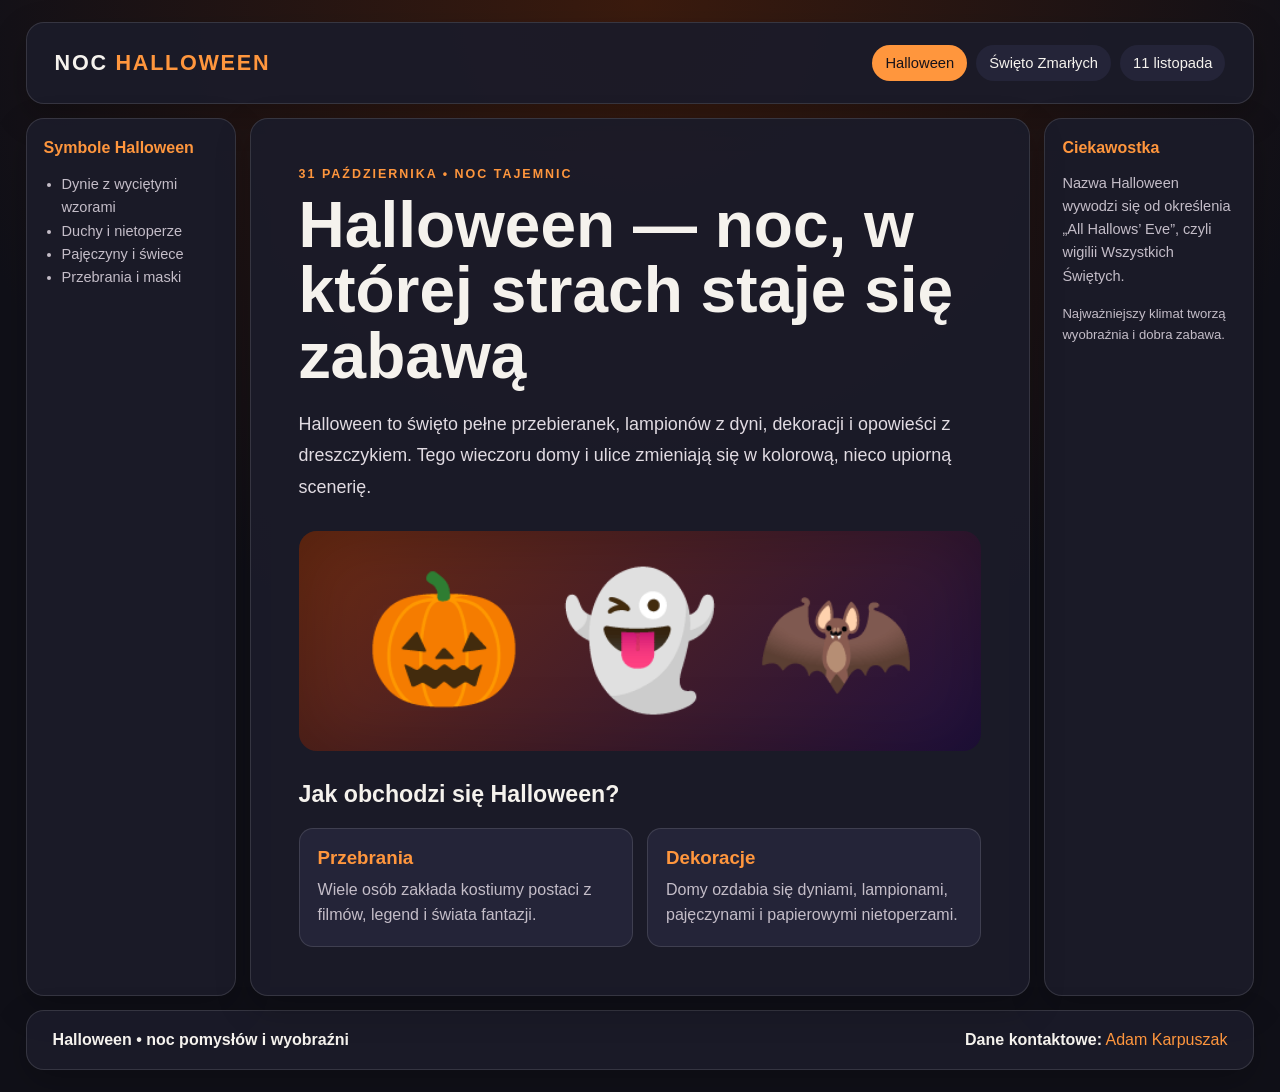
<file: index.html>
<!DOCTYPE html>
<html lang="pl">
<head>
  <meta charset="UTF-8">
  <meta name="viewport" content="width=device-width, initial-scale=1.0">
  <title>Halloween</title>
  <link rel="stylesheet" href="style.css">
  <style>
    :root { --accent:#ff963d; --glow:#3b1b0e; --art1:#6c2b12; --art2:#21113f; }
  </style>
</head>
<body>
<div class="site">
  <header>
    <div class="brand">Noc <span>Halloween</span></div>
    <nav aria-label="Menu główne">
      <a href="halloween.html" class="active">Halloween</a>
      <a href="swieto-zmarlych.html" >Święto Zmarłych</a>
      <a href="11-listopada.html" >11 listopada</a>
    </nav>
  </header>
  <aside class="left">
    <h3>Symbole Halloween</h3>
    <ul><li>Dynie z wyciętymi wzorami</li><li>Duchy i nietoperze</li><li>Pajęczyny i świece</li><li>Przebrania i maski</li></ul>
  </aside>
  <main>
    <div class="eyebrow">31 października • noc tajemnic</div>
    <h1>Halloween — noc, w której strach staje się zabawą</h1>
    <p class="lead">Halloween to święto pełne przebieranek, lampionów z dyni, dekoracji i opowieści z dreszczykiem. Tego wieczoru domy i ulice zmieniają się w kolorową, nieco upiorną scenerię.</p>
    <div class="hero-art" role="img" aria-label="Tematyczna ilustracja: Halloween">🎃 👻 🦇</div>
    <h2>Jak obchodzi się Halloween?</h2>
    <div class="cards">
      <article class="card"><h3>Przebrania</h3><p>Wiele osób zakłada kostiumy postaci z filmów, legend i świata fantazji.</p></article>
      <article class="card"><h3>Dekoracje</h3><p>Domy ozdabia się dyniami, lampionami, pajęczynami i papierowymi nietoperzami.</p></article>
    </div>
  </main>
  <aside class="right">
    <h3>Ciekawostka</h3>
    <p>Nazwa Halloween wywodzi się od określenia „All Hallows’ Eve”, czyli wigilii Wszystkich Świętych.</p><p class='small-note'>Najważniejszy klimat tworzą wyobraźnia i dobra zabawa.</p>
  </aside>
  <footer>
    <div><strong>Halloween • noc pomysłów i wyobraźni</strong></div>
    <div><strong>Dane kontaktowe:</strong> <span class="contact">Adam Karpuszak</span></div>
  </footer>
</div>
</body>
</html>
</file>
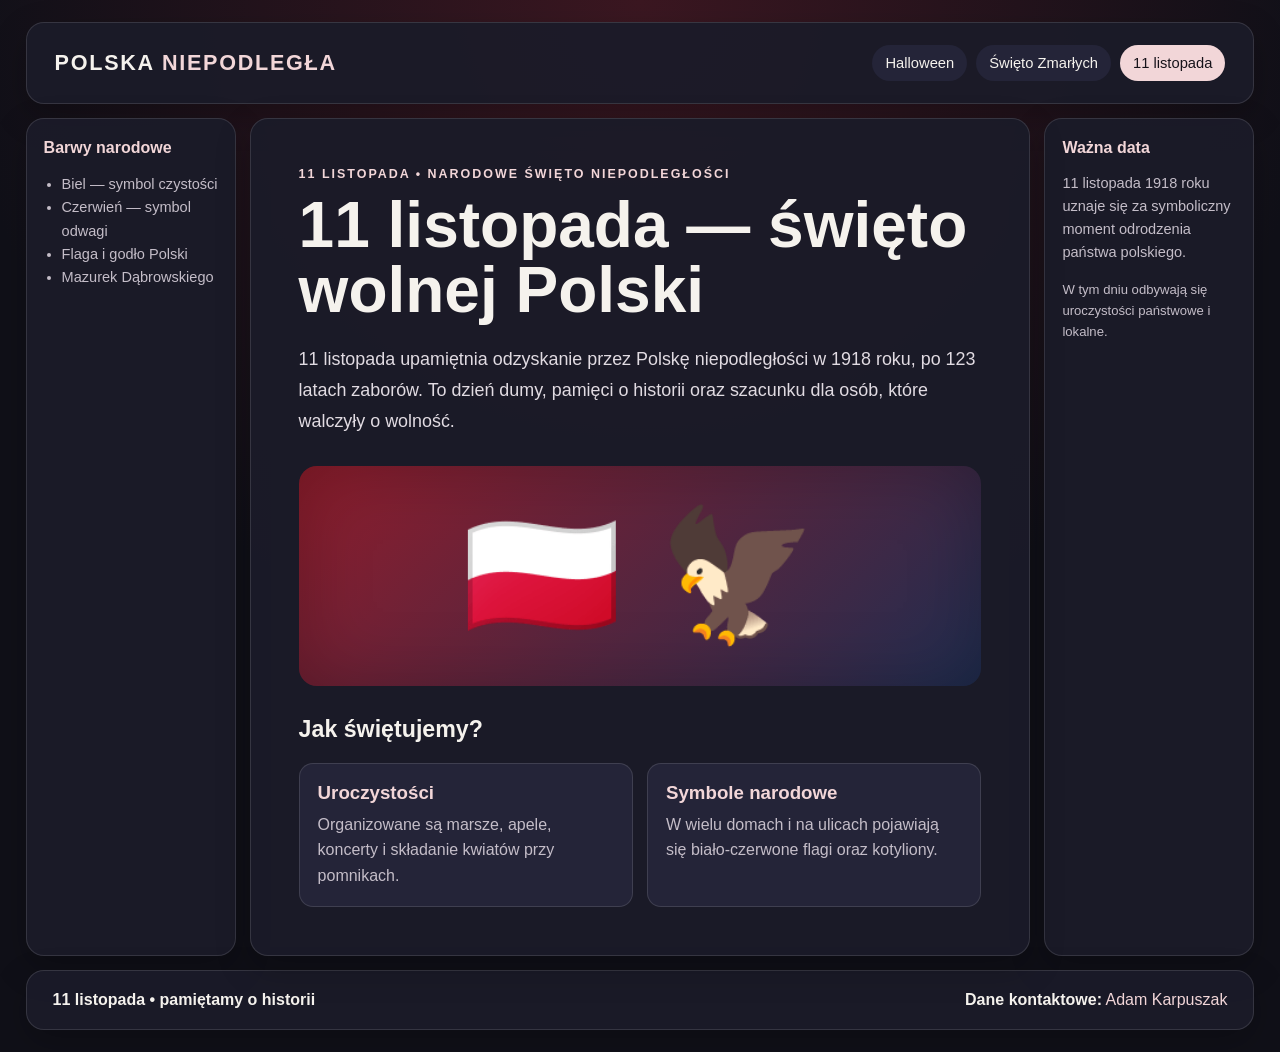
<file: 11-listopada.html>
<!DOCTYPE html>
<html lang="pl">
<head>
  <meta charset="UTF-8">
  <meta name="viewport" content="width=device-width, initial-scale=1.0">
  <title>11 listopada</title>
  <link rel="stylesheet" href="style.css">
  <style>
    :root { --accent:#f2d6d8; --glow:#3b1721; --art1:#8f1d2c; --art2:#202d50; }
  </style>
</head>
<body>
<div class="site">
  <header>
    <div class="brand">Polska <span>Niepodległa</span></div>
    <nav aria-label="Menu główne">
      <a href="halloween.html" >Halloween</a>
      <a href="swieto-zmarlych.html" >Święto Zmarłych</a>
      <a href="11-listopada.html" class="active">11 listopada</a>
    </nav>
  </header>
  <aside class="left">
    <h3>Barwy narodowe</h3>
    <ul><li>Biel — symbol czystości</li><li>Czerwień — symbol odwagi</li><li>Flaga i godło Polski</li><li>Mazurek Dąbrowskiego</li></ul>
  </aside>
  <main>
    <div class="eyebrow">11 listopada • Narodowe Święto Niepodległości</div>
    <h1>11 listopada — święto wolnej Polski</h1>
    <p class="lead">11 listopada upamiętnia odzyskanie przez Polskę niepodległości w 1918 roku, po 123 latach zaborów. To dzień dumy, pamięci o historii oraz szacunku dla osób, które walczyły o wolność.</p>
    <div class="hero-art" role="img" aria-label="Tematyczna ilustracja: 11 listopada">🇵🇱 🦅</div>
    <h2>Jak świętujemy?</h2>
    <div class="cards">
      <article class="card"><h3>Uroczystości</h3><p>Organizowane są marsze, apele, koncerty i składanie kwiatów przy pomnikach.</p></article>
      <article class="card"><h3>Symbole narodowe</h3><p>W wielu domach i na ulicach pojawiają się biało-czerwone flagi oraz kotyliony.</p></article>
    </div>
  </main>
  <aside class="right">
    <h3>Ważna data</h3>
    <p>11 listopada 1918 roku uznaje się za symboliczny moment odrodzenia państwa polskiego.</p><p class='small-note'>W tym dniu odbywają się uroczystości państwowe i lokalne.</p>
  </aside>
  <footer>
    <div><strong>11 listopada • pamiętamy o historii</strong></div>
    <div><strong>Dane kontaktowe:</strong> <span class="contact">Adam Karpuszak</span></div>
  </footer>
</div>
</body>
</html>
</file>
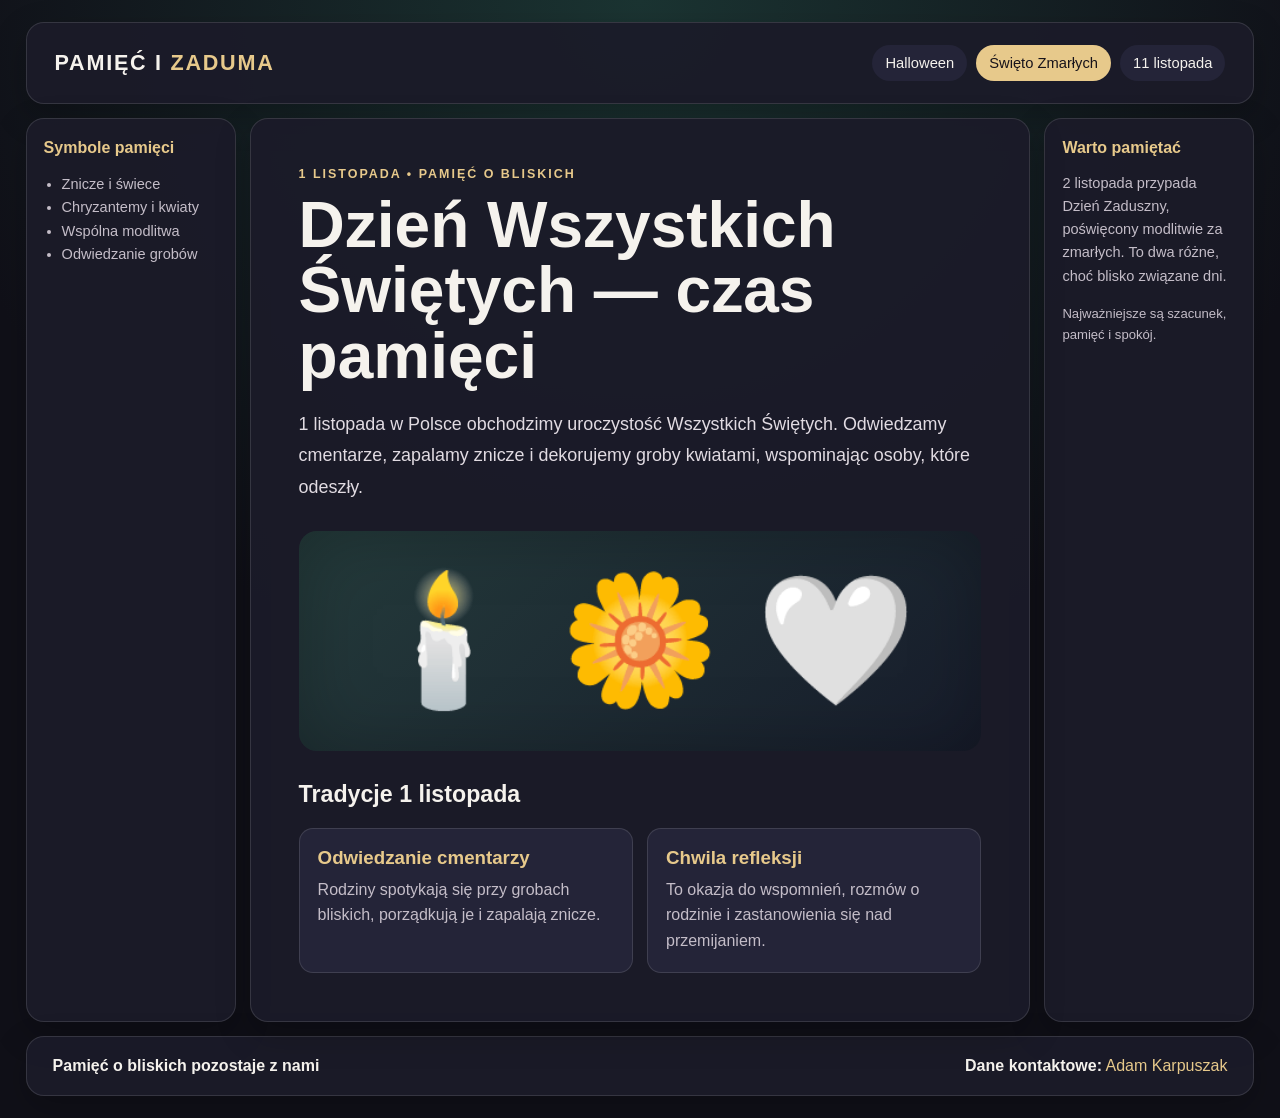
<file: swieto-zmarlych.html>
<!DOCTYPE html>
<html lang="pl">
<head>
  <meta charset="UTF-8">
  <meta name="viewport" content="width=device-width, initial-scale=1.0">
  <title>Święto Zmarłych</title>
  <link rel="stylesheet" href="style.css">
  <style>
    :root { --accent:#e7c98b; --glow:#1b3432; --art1:#243b3b; --art2:#171c2b; }
  </style>
</head>
<body>
<div class="site">
  <header>
    <div class="brand">Pamięć i <span>zaduma</span></div>
    <nav aria-label="Menu główne">
      <a href="halloween.html" >Halloween</a>
      <a href="swieto-zmarlych.html" class="active">Święto Zmarłych</a>
      <a href="11-listopada.html" >11 listopada</a>
    </nav>
  </header>
  <aside class="left">
    <h3>Symbole pamięci</h3>
    <ul><li>Znicze i świece</li><li>Chryzantemy i kwiaty</li><li>Wspólna modlitwa</li><li>Odwiedzanie grobów</li></ul>
  </aside>
  <main>
    <div class="eyebrow">1 listopada • pamięć o bliskich</div>
    <h1>Dzień Wszystkich Świętych — czas pamięci</h1>
    <p class="lead">1 listopada w Polsce obchodzimy uroczystość Wszystkich Świętych. Odwiedzamy cmentarze, zapalamy znicze i dekorujemy groby kwiatami, wspominając osoby, które odeszły.</p>
    <div class="hero-art" role="img" aria-label="Tematyczna ilustracja: Święto Zmarłych">🕯️ 🌼 🤍</div>
    <h2>Tradycje 1 listopada</h2>
    <div class="cards">
      <article class="card"><h3>Odwiedzanie cmentarzy</h3><p>Rodziny spotykają się przy grobach bliskich, porządkują je i zapalają znicze.</p></article>
      <article class="card"><h3>Chwila refleksji</h3><p>To okazja do wspomnień, rozmów o rodzinie i zastanowienia się nad przemijaniem.</p></article>
    </div>
  </main>
  <aside class="right">
    <h3>Warto pamiętać</h3>
    <p>2 listopada przypada Dzień Zaduszny, poświęcony modlitwie za zmarłych. To dwa różne, choć blisko związane dni.</p><p class='small-note'>Najważniejsze są szacunek, pamięć i spokój.</p>
  </aside>
  <footer>
    <div><strong>Pamięć o bliskich pozostaje z nami</strong></div>
    <div><strong>Dane kontaktowe:</strong> <span class="contact">Adam Karpuszak</span></div>
  </footer>
</div>
</body>
</html>
</file>
<file: style.css>
* { box-sizing: border-box; }
:root {
  --bg: #101018; --panel: #1b1b29; --panel2: #242438;
  --text: #f5f2ed; --muted: #c4bdc8; --accent: #ff8a32;
  --accent2: #a84dff; --line: rgba(255,255,255,.12);
}
body { margin: 0; min-height: 100vh; font-family: Arial, Helvetica, sans-serif;
  color: var(--text); background: radial-gradient(circle at top, var(--glow, #422313), var(--bg) 55%); }
.site { width: min(1400px, 96%); margin: 22px auto; display: grid;
  grid-template-columns: 210px minmax(0, 1fr) 210px;
  grid-template-rows: auto minmax(560px, 1fr) auto;
  grid-template-areas: "header header header" "left main right" "footer footer footer";
  gap: 14px; }
header, aside, main, footer { border: 1px solid var(--line); border-radius: 18px;
  background: rgba(27,27,41,.94); box-shadow: 0 12px 35px rgba(0,0,0,.22); }
header { grid-area: header; padding: 22px 28px; display:flex; align-items:center; justify-content:space-between; gap:20px; }
.brand { font-size: 1.35rem; font-weight: 800; letter-spacing: .08em; text-transform: uppercase; }
.brand span { color: var(--accent); }
nav { display:flex; flex-wrap:wrap; gap:9px; }
nav a { color:var(--text); text-decoration:none; padding:10px 13px; border-radius:999px;
  background:var(--panel2); font-size:.92rem; transition:.2s; }
nav a:hover, nav a.active { background:var(--accent); color:#17131a; }
aside { padding:20px 17px; color:var(--muted); }
.left { grid-area:left; } .right { grid-area:right; }
aside h3 { color:var(--accent); font-size:1rem; margin:0 0 12px; }
aside p, aside li { font-size:.91rem; line-height:1.6; }
aside ul { padding-left:18px; }
main { grid-area:main; padding:clamp(22px,4vw,48px); overflow:hidden; position:relative; }
.eyebrow { color:var(--accent); font-weight:bold; letter-spacing:.16em; text-transform:uppercase; font-size:.78rem; }
h1 { font-size:clamp(2.2rem,5vw,4.4rem); line-height:1.02; margin:12px 0 20px; }
h2 { font-size:1.45rem; margin-top:30px; }
.lead { font-size:1.12rem; color:#e1dbe2; line-height:1.75; max-width:780px; }
.hero-art { min-height:220px; margin:28px 0; border-radius:18px; display:flex; align-items:center;
  justify-content:center; text-align:center; font-size:clamp(4rem,10vw,8rem);
  background:linear-gradient(135deg,var(--art1),var(--art2)); box-shadow:inset 0 0 70px rgba(0,0,0,.25); }
.cards { display:grid; grid-template-columns:repeat(2,minmax(0,1fr)); gap:14px; margin-top:20px; }
.card { background:var(--panel2); border:1px solid var(--line); border-radius:14px; padding:18px; }
.card h3 { color:var(--accent); margin:0 0 8px; }
.card p { color:var(--muted); line-height:1.6; margin:0; }
footer { grid-area:footer; padding:20px 26px; display:flex; justify-content:space-between; flex-wrap:wrap; gap:12px; color:var(--muted); }
footer strong { color:var(--text); }
footer .contact { color:var(--accent); }
.small-note { font-size:.82rem; color:var(--muted); }
@media (max-width: 850px) {
 .site { grid-template-columns:1fr 1fr; grid-template-rows:auto auto auto auto;
   grid-template-areas:"header header" "main main" "left right" "footer footer"; }
 header { align-items:flex-start; flex-direction:column; }
 main { min-height:unset; }
}
@media (max-width: 560px) {
 .site { width:94%; margin:12px auto; grid-template-columns:1fr;
   grid-template-areas:"header" "main" "left" "right" "footer"; }
 .cards { grid-template-columns:1fr; }
 nav a { font-size:.82rem; padding:9px 10px; }
}
</file>
